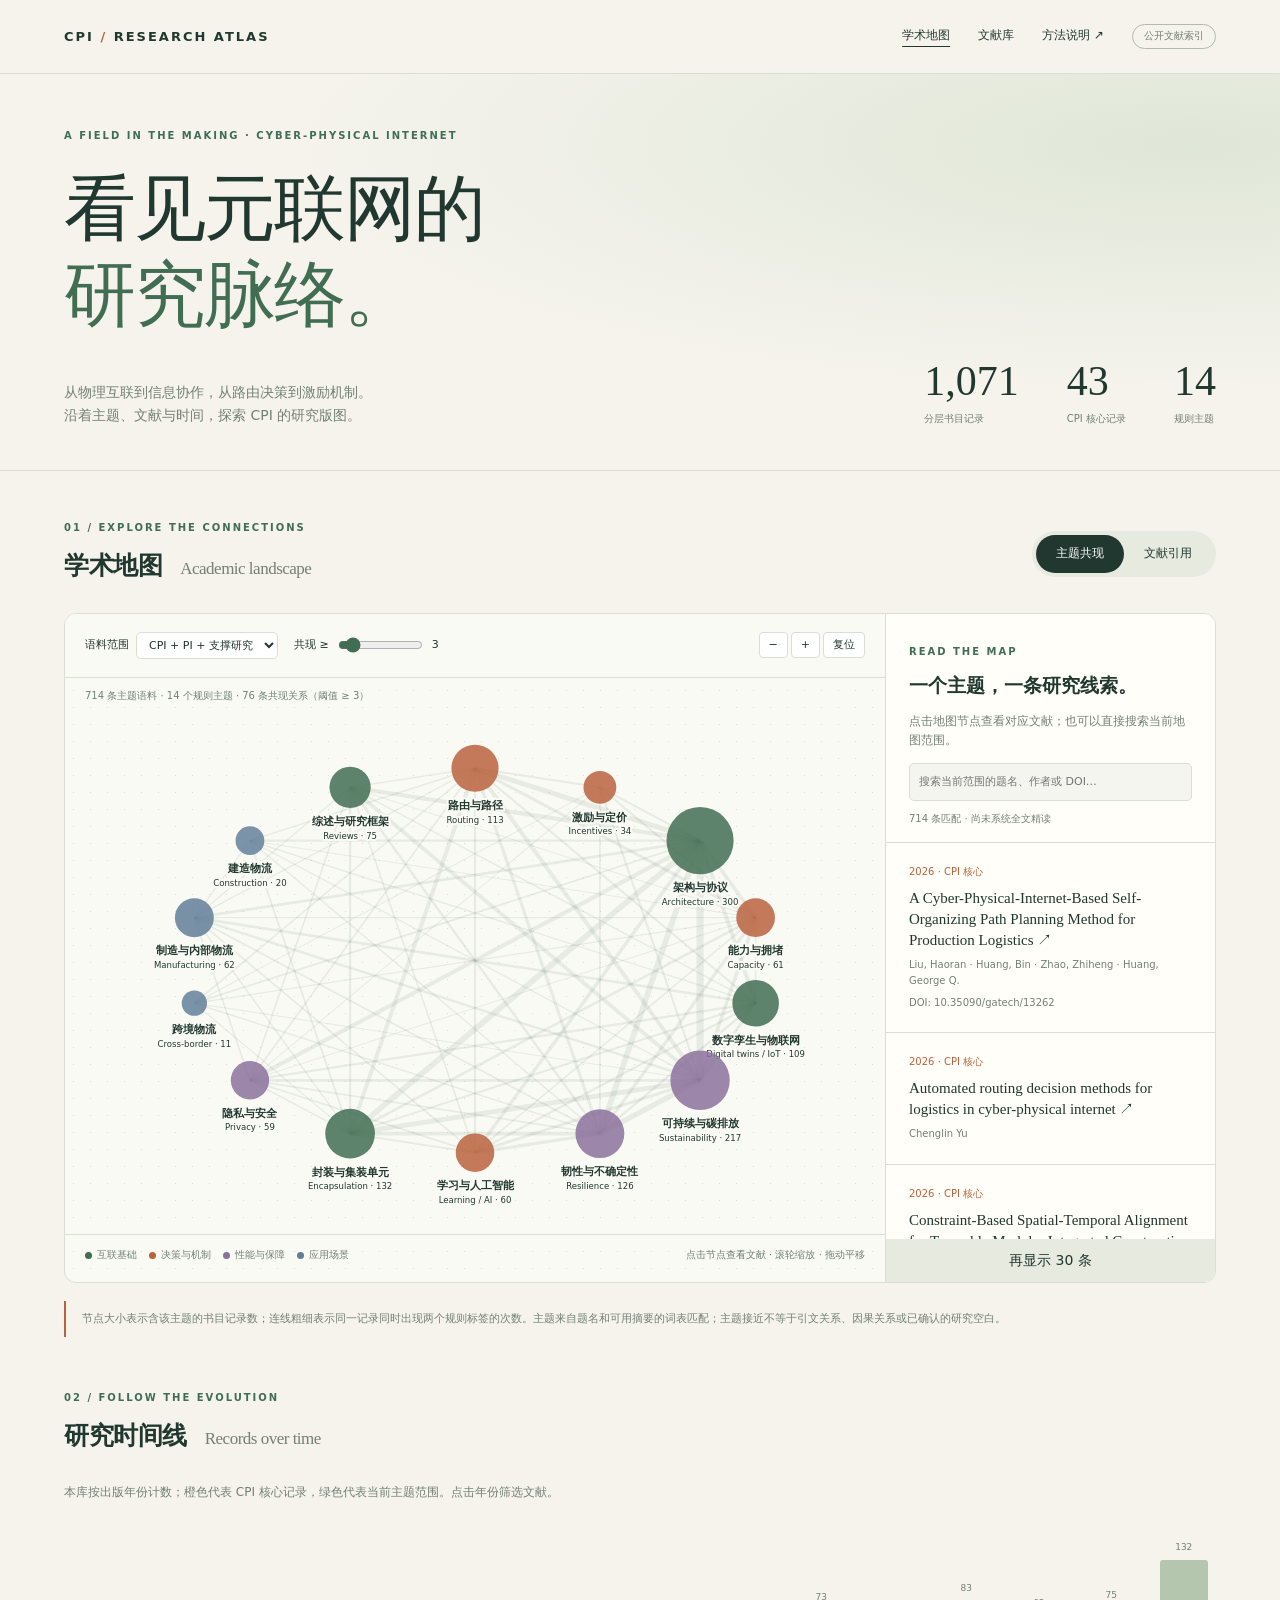
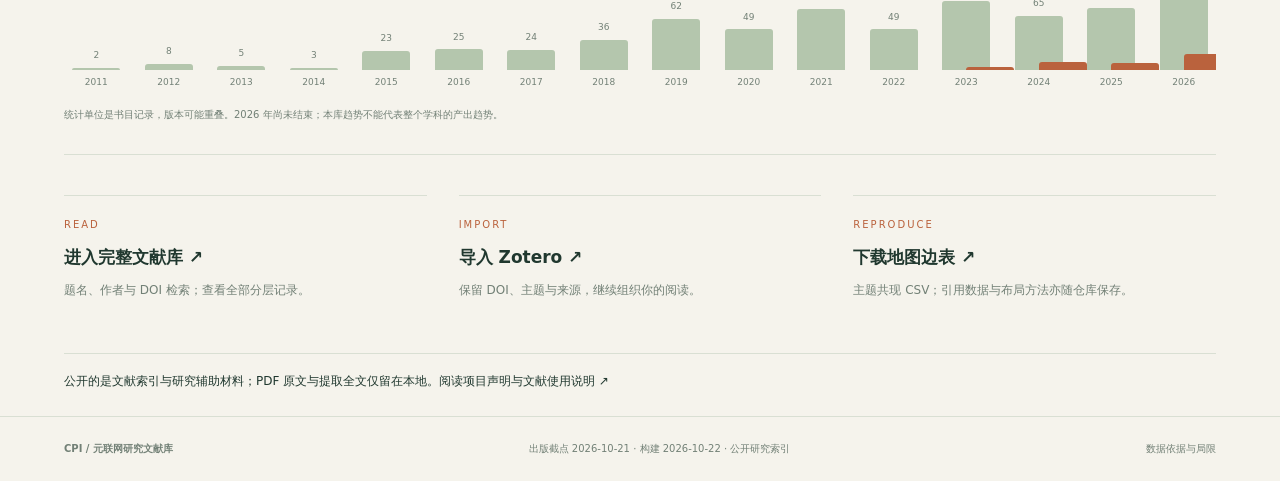
<file: map.html>
<!doctype html>
<html lang="zh-CN"><head><meta charset="utf-8"><meta name="viewport" content="width=device-width,initial-scale=1"><title>CPI Research Atlas · 元联网学术地图</title><link rel="stylesheet" href="atlas.css"></head>
<body><nav><a class="brand" href="map.html">CPI<span> / </span>RESEARCH ATLAS</a><div><a href="map.html" aria-current="page">学术地图</a><a href="index.html" data-library>文献库</a><a href="docs/academic-map.zh-CN.md">方法说明 ↗</a><span class="private">公开文献索引</span></div></nav>
<header><div class="eyebrow">A FIELD IN THE MAKING · CYBER-PHYSICAL INTERNET</div><h1>看见元联网的<br><em>研究脉络。</em></h1><div class="intro"><p>从物理互联到信息协作，从路由决策到激励机制。<br>沿着主题、文献与时间，探索 CPI 的研究版图。</p><div class="numbers"><div><strong id="n-library"></strong><span>分层书目记录</span></div><div><strong id="n-core"></strong><span>CPI 核心记录</span></div><div><strong>14</strong><span>规则主题</span></div></div></div></header>
<main><div class="section-heading"><div><span class="eyebrow">01 / EXPLORE THE CONNECTIONS</span><h2>学术地图 <span>Academic landscape</span></h2></div><div class="tabs" role="group" aria-label="地图类型"><button id="view-topics" class="active" aria-pressed="true">主题共现</button><button id="view-citations" aria-pressed="false">文献引用</button></div></div>
<div class="workspace"><section class="map-panel"><div class="controls"><label id="scope-control">语料范围 <select id="scope"><option value="broad">CPI + PI + 支撑研究</option><option value="core">CPI 核心与关联语境</option></select></label><label id="threshold-control">共现 ≥ <input type="range" id="threshold" min="1" max="20" value="3"><output id="threshold-value">3</output></label><div class="zoom"><button id="zoom-out" aria-label="缩小地图">−</button><button id="zoom-in" aria-label="放大地图">+</button><button id="reset" aria-label="重置地图">复位</button></div></div>
<div class="map-caption" id="map-caption" role="status" aria-live="polite"></div><svg id="network" viewBox="0 0 960 610" role="img" aria-label="可交互的 CPI 学术网络图"><defs><marker id="arrow" viewBox="0 0 10 10" refX="10" refY="5" markerWidth="4" markerHeight="4" orient="auto-start-reverse"><path d="M 0 0 L 10 5 L 0 10 z" fill="#87958b"/></marker></defs><g id="scene"></g></svg><div class="map-bottom"><div id="legend"></div><span>点击节点查看文献 · 滚轮缩放 · 拖动平移</span></div></section>
<aside><div class="aside-top"><span class="eyebrow" id="selection-label">READ THE MAP</span><h3 id="selection-title">一个主题，一条研究线索。</h3><p id="selection-note">选择一个节点，展开它所连接的原始文献。所有关系都可追溯至数据与规则。</p><input id="paper-search" aria-label="在地图文献中搜索" placeholder="搜索当前范围的题名、作者或 DOI…"><div id="paper-count" role="status" aria-live="polite"></div></div><div id="paper-list"></div><button id="papers-more" hidden>再显示 30 条</button></aside></div>
<div class="evidence-note" id="evidence-note"></div>
<section class="timeline-section"><div class="section-heading"><div><span class="eyebrow">02 / FOLLOW THE EVOLUTION</span><h2>研究时间线 <span>Records over time</span></h2></div><button id="clear-year" class="plain" hidden>清除年份筛选 ×</button></div><p>本库按出版年份计数；橙色代表 CPI 核心记录，绿色代表当前主题范围。点击年份筛选文献。</p><div id="timeline" role="group" aria-label="按年份浏览文献"></div><div class="timeline-note">统计单位是书目记录，版本可能重叠。2026 年尚未结束；本库趋势不能代表整个学科的产出趋势。</div></section>
<section class="entry-grid"><a href="index.html" data-library><span>READ</span><h3>进入完整文献库 ↗</h3><p>题名、作者与 DOI 检索；查看全部分层记录。</p></a><a href="data/processed/library.ris"><span>IMPORT</span><h3>导入 Zotero ↗</h3><p>保留 DOI、主题与来源，继续组织你的阅读。</p></a><a href="data/processed/topic_cooccurrence.csv"><span>REPRODUCE</span><h3>下载地图边表 ↗</h3><p>主题共现 CSV；引用数据与布局方法亦随仓库保存。</p></a></section></main>
<section style="margin:0 5vw 24px;border-top:1px solid #d9dfd3;padding-top:18px;font-size:12px">公开的是文献索引与研究辅助材料；PDF 原文与提取全文仅留在本地。<a href="DISCLAIMER.md">阅读项目声明与文献使用说明 ↗</a></section><footer><b>CPI / 元联网研究文献库</b><span>出版截点 2026-10-21 · 构建 2026-10-22 · 公开研究索引</span><a href="docs/academic-map.zh-CN.md">数据依据与局限</a></footer><script src="map-data.js"></script><script src="atlas.js"></script></body></html>
</file>
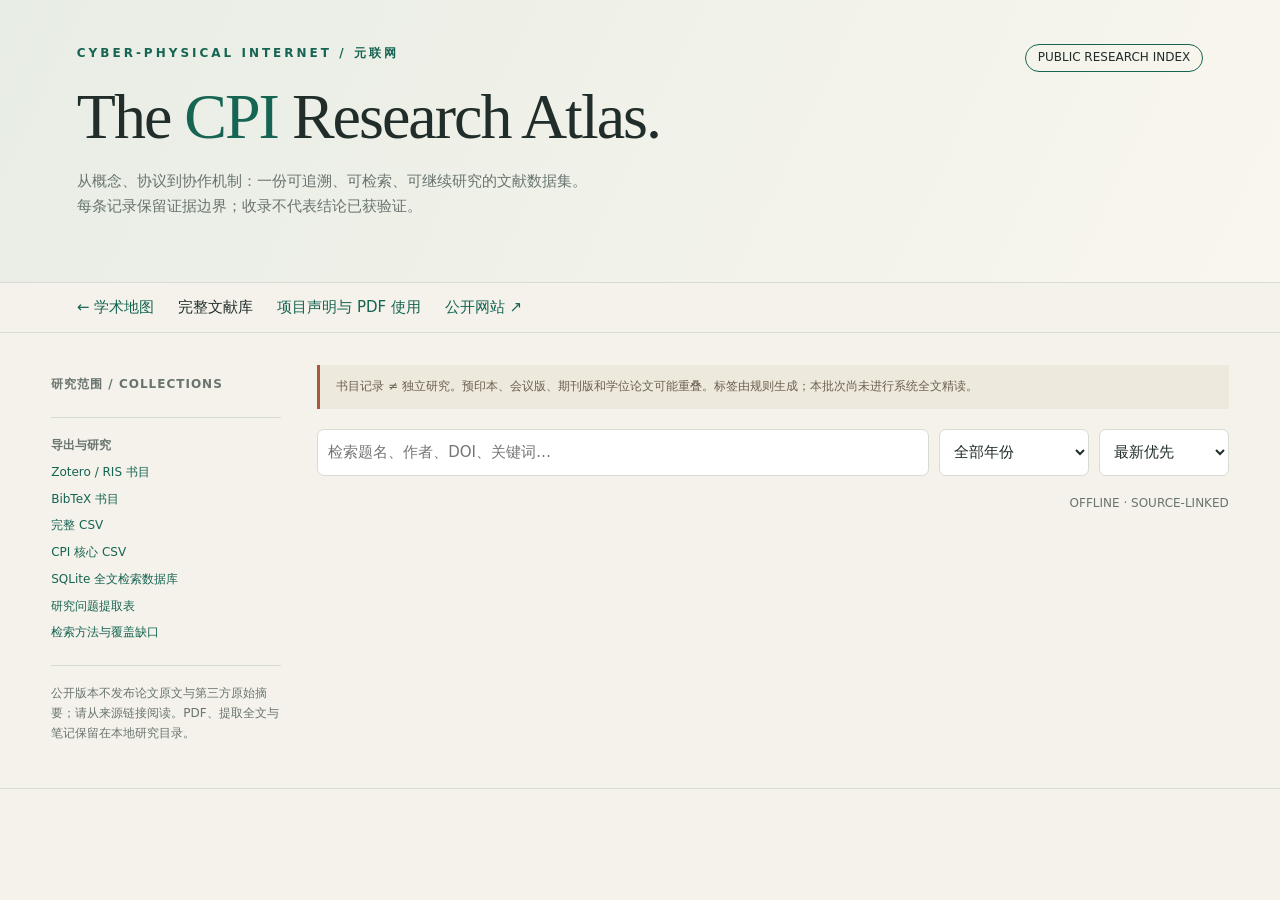
<file: scripts/browser.html>
<!doctype html>
<html lang="zh-CN"><head><meta charset="utf-8"><meta name="viewport" content="width=device-width,initial-scale=1"><title>CPI Research Atlas · 研究文献索引</title>
<style>
:root{--paper:#f4f2eb;--ink:#202d2a;--muted:#69746f;--line:#d8ddd3;--accent:#166452;--warm:#aa573e}*{box-sizing:border-box}body{margin:0;background:var(--paper);color:var(--ink);font:15px/1.65 system-ui,-apple-system,"Microsoft YaHei",sans-serif}a{color:var(--accent);text-decoration:none}a:hover{text-decoration:underline}header{padding:44px max(6vw,24px) 36px;border-bottom:1px solid var(--line);background:linear-gradient(115deg,#e8ede5,#f9f6ed)}.eyebrow{font-size:12px;letter-spacing:3px;color:var(--accent);font-weight:700}h1{font:clamp(36px,5vw,68px)/1.08 Georgia,serif;letter-spacing:-2px;margin:18px 0}h1 span{color:var(--accent)}header p{max-width:750px;color:var(--muted)}.private{float:right;border:1px solid var(--accent);border-radius:20px;padding:3px 12px;font-size:12px}.stats{display:flex;gap:36px;flex-wrap:wrap;margin-top:28px}.stat strong{display:block;font:32px Georgia,serif}.stat span{font-size:12px;color:var(--muted)}main{max-width:1450px;margin:auto;padding:32px max(4vw,20px);display:grid;grid-template-columns:230px 1fr;gap:36px}aside{align-self:start;position:sticky;top:22px}aside h2{font-size:12px;letter-spacing:1px;color:var(--muted);text-transform:uppercase}button,select,input{font:inherit;color:inherit}button{cursor:pointer}.scope{display:flex;width:100%;justify-content:space-between;border:0;background:none;border-radius:7px;text-align:left;padding:10px 12px;margin:3px 0}.scope.active{background:var(--ink);color:#fff}.scope span{opacity:.65;font-size:12px}.side-note{border-top:1px solid var(--line);padding-top:18px;margin-top:22px;color:var(--muted);font-size:12px}.downloads a{display:block;margin:7px 0}.toolbar{display:grid;grid-template-columns:1fr 150px 130px;gap:10px}input,select{border:1px solid var(--line);border-radius:7px;background:#fff;padding:10px;min-width:0}input:focus,select:focus,button:focus-visible{outline:2px solid var(--accent);outline-offset:2px}.resultline{display:flex;justify-content:space-between;margin:18px 0;color:var(--muted);font-size:12px}.record{border-top:1px solid var(--line);padding:22px 0}.meta{font-size:11px;letter-spacing:.5px;display:flex;gap:10px;align-items:center;flex-wrap:wrap;color:var(--muted)}.tier{color:var(--accent);font-weight:700}.record h2{font:22px/1.35 Georgia,"Microsoft YaHei",serif;margin:10px 0}.authors{color:var(--muted);font-size:12px}.tags{display:flex;gap:6px;flex-wrap:wrap;margin-top:12px}.tag{font-size:10px;padding:2px 7px;border:1px solid var(--line);border-radius:4px;color:var(--muted)}.actions{font-size:12px;margin-top:13px;display:flex;gap:18px;align-items:center;flex-wrap:wrap}.status{color:var(--warm)}details{margin-top:12px;font-size:13px}summary{cursor:pointer;color:var(--accent)}details p{color:var(--muted);max-width:90ch}.empty{padding:50px 0;color:var(--muted)}#more{padding:10px 26px;border:1px solid var(--ink);border-radius:5px;background:transparent;margin:20px 0}.legend{padding:12px 16px;border-left:3px solid var(--warm);background:#eee9dd;margin-bottom:20px;font-size:12px;color:#6b604f}footer{padding:30px 6vw;color:var(--muted);border-top:1px solid var(--line);font-size:12px}@media(max-width:850px){main{grid-template-columns:1fr}aside{position:static}.scopes{display:flex;flex-wrap:wrap}.scope{width:auto;gap:10px}.side-note{display:none}.toolbar{grid-template-columns:1fr 1fr}.toolbar input{grid-column:1/-1}.private{float:none;display:inline-block;margin-bottom:16px}h1{letter-spacing:-1px}.stats{gap:24px}}@media print{aside,.toolbar,#more{display:none}main{display:block}header{padding:20px}.record{break-inside:avoid}}
</style></head><body><header><span class="private">PUBLIC RESEARCH INDEX</span><div class="eyebrow">CYBER-PHYSICAL INTERNET / 元联网</div><h1>The <span>CPI</span> Research Atlas.</h1><p>从概念、协议到协作机制：一份可追溯、可检索、可继续研究的文献数据集。<br>每条记录保留证据边界；收录不代表结论已获验证。</p><div class="stats" id="stats"></div></header>
<div style="padding:12px 6vw;border-bottom:1px solid #d8ddd3;display:flex;gap:24px"><a href="map.html">← 学术地图</a><span>完整文献库</span><a href="DISCLAIMER.md">项目声明与 PDF 使用</a><a href="https://cpi-research-atlas.shentonyan.chatgpt.site">公开网站 ↗</a></div><main><aside><h2>研究范围 / Collections</h2><div class="scopes" id="scopes"></div><div class="side-note downloads"><b>导出与研究</b><a href="data/processed/library.ris">Zotero / RIS 书目</a><a href="data/processed/library.bib">BibTeX 书目</a><a href="data/processed/corpus.csv">完整 CSV</a><a href="data/processed/core_cpi.csv">CPI 核心 CSV</a><a href="data/processed/library.sqlite">SQLite 全文检索数据库</a><a href="data/processed/research_extraction_template.csv">研究问题提取表</a><a href="docs/methodology.zh-CN.md">检索方法与覆盖缺口</a></div><p class="side-note">公开版本不发布论文原文与第三方原始摘要；请从来源链接阅读。PDF、提取全文与笔记保留在本地研究目录。</p></aside><section><div class="legend">书目记录 ≠ 独立研究。预印本、会议版、期刊版和学位论文可能重叠。标签由规则生成；本批次尚未进行系统全文精读。</div><div class="toolbar"><input id="query" aria-label="搜索文献" placeholder="检索题名、作者、DOI、关键词…"><select id="year" aria-label="筛选年份"><option value="">全部年份</option></select><select id="sort" aria-label="排序"><option value="new">最新优先</option><option value="old">最早优先</option><option value="title">题名排序</option></select></div><div class="resultline"><span id="count" role="status" aria-live="polite"></span><span>OFFLINE · SOURCE-LINKED</span></div><div id="records"></div><button id="more" hidden>继续显示 60 条</button></section></main><footer id="footer"></footer>
<script type="application/json" id="dataset">__DATA_JSON__</script><script>
'use strict';
const data=JSON.parse(document.getElementById('dataset').textContent), records=data.records, stats=data.summary;
const names={core_cpi:'CPI 核心研究',cpi_context:'CPI 关联语境',physical_internet:'Physical Internet 基础',enabling_research:'支撑技术与方法',reference_context:'种子文献参考背景',terminology_history:'同名术语与历史',projects_news:'研究项目与动态',resource_portal:'资源与数据入口'};
let scope='core_cpi',limit=60;
const $=id=>document.getElementById(id),escape=s=>String(s??'').replace(/[&<>"']/g,c=>({'&':'&amp;','<':'&lt;','>':'&gt;','"':'&quot;',"'":'&#39;'}[c]));
const safeUrl=url=>{try{const u=new URL(url);return ['http:','https:'].includes(u.protocol)?escape(u.href):'#'}catch{return '#'}};
$('stats').innerHTML=[[stats.included_records,'收录记录'],[stats.tiers.core_cpi||0,'CPI 核心记录'],[stats.with_abstract,'公开原始摘要'],[stats.archived_original_pdfs,'已归档原始全文']].map(([n,t])=>`<div class="stat"><strong>${n}</strong><span>${t}</span></div>`).join('');
$('scopes').innerHTML=[['all','全部记录',records.length],...Object.entries(names).map(([k,v])=>[k,v,stats.tiers[k]||0])].map(([k,v,n])=>`<button class="scope ${k===scope?'active':''}" data-scope="${k}" aria-pressed="${k===scope}">${v}<span>${n}</span></button>`).join('');
[...new Set(records.map(r=>r.year).filter(Boolean))].sort((a,b)=>b-a).forEach(y=>{let o=document.createElement('option');o.value=y;o.textContent=y;$('year').appendChild(o)});
function render(){const q=$('query').value.trim().toLowerCase(),year=$('year').value,sort=$('sort').value;let result=records.filter(r=>(scope==='all'||r.tier===scope)&&(!year||String(r.year)===year)&&(!q||[r.title,...r.authors,r.abstract,r.doi,...r.tags,r.note_zh||''].join(' ').toLowerCase().includes(q)));result.sort((a,b)=>sort==='title'?a.title.localeCompare(b.title):sort==='old'?(a.year||0)-(b.year||0):(b.year||0)-(a.year||0));$('count').textContent=`${result.length} 条匹配 · 显示 ${Math.min(limit,result.length)} 条`;$('records').innerHTML=result.slice(0,limit).map(r=>`<article class="record"><div class="meta"><span class="tier">${escape(names[r.tier]||r.tier)}</span><span>${r.year||'年份待核'}</span><span>${escape(r.type)}</span></div><h2><a href="${safeUrl(r.url)}" target="_blank" rel="noopener noreferrer">${escape(r.title)}</a></h2><div class="authors">${escape(r.authors.join(' · ')||'作者信息待补充')}${r.journal?' / '+escape(r.journal):''}</div><div class="tags">${r.tags.map(t=>`<span class="tag">${escape(t.replaceAll('_',' '))}</span>`).join('')}</div><div class="actions"><a href="${safeUrl(r.url)}" target="_blank" rel="noopener noreferrer">原始来源 ↗</a>${r.doi?`<a href="https://doi.org/${encodeURI(r.doi).replaceAll('"','%22')}" target="_blank" rel="noopener noreferrer">DOI ↗</a>`:''}${r.local_pdf?`<a href="${escape(r.local_pdf)}">本地 PDF</a>`:''}<span class="status">未精读</span></div>${r.abstract?`<details><summary>摘要与来源信息</summary><p>${escape(r.abstract)}</p><p>元数据来源：${escape(r.source)} · ${escape(r.metadata_status)}<br>记录 ID：${r.id}</p></details>`:`<details><summary>来源信息 · 摘要见原始来源</summary><p>${escape(r.source)} · ${escape(r.metadata_status)}<br>记录 ID：${r.id}</p></details>`}${r.note_zh?`<p class="authors">编目说明：${escape(r.note_zh)}</p>`:''}</article>`).join('')||'<p class="empty">没有匹配记录。可扩大范围或调整关键词。</p>';$('more').hidden=result.length<=limit;}
$('scopes').addEventListener('click',e=>{let b=e.target.closest('button[data-scope]');if(!b)return;scope=b.dataset.scope;limit=60;document.querySelectorAll('.scope').forEach(x=>{x.classList.toggle('active',x===b);x.setAttribute('aria-pressed',String(x===b))});render()});
['query','year','sort'].forEach(id=>$(id).addEventListener(id==='query'?'input':'change',()=>{limit=60;render()}));$('more').addEventListener('click',()=>{limit+=60;render()});$('footer').textContent=`出版日期截止 ${stats.publication_cutoff} · 数据构建 ${stats.built_on} · 持续扩展的研究语料库，非穷尽性系统综述。`;render();
</script></body></html>
</file>
<file: atlas.css>
:root{--paper:#f5f3ec;--ink:#20382f;--mute:#728076;--line:#d9dfd3;--green:#416d53;--orange:#ba623d;--blue:#617e99;--purple:#8b709c}*{box-sizing:border-box}body{margin:0;background:var(--paper);color:var(--ink);font:14px/1.65 system-ui,-apple-system,"Microsoft YaHei",sans-serif}a{color:inherit;text-decoration:none}a:hover{color:var(--orange)}button,input,select{font:inherit;color:inherit}button{cursor:pointer}button:focus-visible,a:focus-visible,input:focus-visible,select:focus-visible,[tabindex]:focus-visible{outline:2px solid var(--orange);outline-offset:4px}nav{display:flex;align-items:center;justify-content:space-between;padding:24px 5vw;border-bottom:1px solid var(--line);gap:24px}.brand{font-size:13px;letter-spacing:2px;font-weight:800}.brand span{color:var(--orange)}nav>div{display:flex;align-items:center;gap:28px;font-size:12px}nav a[aria-current]{text-decoration:underline;text-underline-offset:7px}.private{font-size:10px;border:1px solid #afbcad;border-radius:30px;padding:3px 11px;color:var(--mute)}header{padding:54px 5vw 42px;position:relative;border-bottom:1px solid var(--line);background:radial-gradient(ellipse at 93% 18%,#dfe7d8 0,transparent 53%)}.eyebrow{font-size:10px;font-weight:700;letter-spacing:2px;color:var(--green)}h1{font:clamp(42px,5.6vw,82px)/1.2 Georgia,"Microsoft YaHei",serif;letter-spacing:-2px;margin:22px 0}h1 em{font-style:normal;color:var(--green)}.intro{display:flex;justify-content:space-between;align-items:end;gap:28px}.intro p{color:var(--mute);margin:0}.numbers{display:flex;gap:48px}.numbers strong{display:block;font:42px/1 Georgia,serif}.numbers span{font-size:10px;color:var(--mute);display:block;margin-top:9px}main{padding:44px 5vw 0;max-width:1800px;margin:auto}.section-heading{display:flex;align-items:center;justify-content:space-between;gap:20px;margin-bottom:20px}h2{font-size:25px;letter-spacing:-.5px;margin:7px 0}h2 span{font:17px Georgia,serif;color:var(--mute);padding-left:10px}.tabs{display:flex;background:#e7eadf;padding:4px;border-radius:30px}.tabs button{border:0;background:none;border-radius:30px;padding:9px 20px;font-size:12px}.tabs button.active{background:var(--ink);color:#fff}.workspace{display:grid;grid-template-columns:minmax(0,1fr) 330px;border:1px solid var(--line);border-radius:12px;overflow:hidden;background:#fafaf4}.map-panel{min-width:0;background:radial-gradient(circle,#dce1d6 .7px,transparent .9px);background-size:17px 17px}.controls{display:flex;flex-wrap:wrap;gap:16px;align-items:center;padding:18px 20px;background:#fafaf4;border-bottom:1px solid var(--line);font-size:11px}.controls label{display:flex;align-items:center;gap:7px}.controls select{max-width:210px;border:1px solid var(--line);padding:5px 8px;border-radius:5px;background:white;font-size:11px}.controls input{width:85px;accent-color:var(--green)}.zoom{margin-left:auto;display:flex;gap:3px}.zoom button{border:1px solid var(--line);border-radius:4px;background:white;padding:3px 9px}.map-caption{padding:10px 20px 0;color:var(--mute);font-size:10px}#network{width:100%;height:530px;display:block;touch-action:none}.map-bottom{padding:12px 20px;border-top:1px solid var(--line);display:flex;justify-content:space-between;gap:14px;color:var(--mute);font-size:10px}.legend-item{display:inline-flex;align-items:center;gap:5px;margin-right:12px}.legend-item i{width:7px;height:7px;border-radius:50%;display:inline-block}aside{border-left:1px solid var(--line);display:flex;flex-direction:column;height:668px;background:#fffef8}.aside-top{padding:25px 23px 14px;border-bottom:1px solid var(--line)}h3{font-size:19px;line-height:1.45;margin:10px 0}.aside-top p{color:var(--mute);font-size:12px}.aside-top input{width:100%;background:#f4f5ee;border:1px solid var(--line);border-radius:5px;padding:9px;font-size:11px}#paper-count{font-size:10px;color:var(--mute);margin-top:10px}#paper-list{overflow-y:auto;flex:1}.paper{padding:16px 23px;border-bottom:1px solid var(--line)}.paper small{font-size:10px;color:var(--orange)}.paper h4{font:15px/1.4 Georgia,"Microsoft YaHei",serif;margin:6px 0}.paper p{color:var(--mute);font-size:10px;margin:5px 0}.paper details{font-size:11px;color:var(--mute);margin-top:7px}.paper summary{cursor:pointer;color:var(--green)}#papers-more{background:#e7eadf;border:0;padding:10px}.empty{padding:20px;color:var(--mute)}.evidence-note{font-size:11px;color:var(--mute);border-left:2px solid var(--orange);padding:9px 16px;margin:18px 0 0;max-width:1200px}.timeline-section{padding:48px 0 30px;border-bottom:1px solid var(--line)}.timeline-section p{font-size:12px;color:var(--mute)}#timeline{display:flex;align-items:end;gap:8px;height:175px;padding-top:20px;overflow-x:auto}.year{flex:1;min-width:29px;height:100%;border:0;background:none;padding:0;display:flex;flex-direction:column;justify-content:end;align-items:center;gap:5px}.year .value{font-size:9px;color:var(--mute)}.year .bar{width:100%;max-width:48px;border-radius:3px 3px 0 0;background:#b4c6ad;position:relative;min-height:2px}.year .core-bar{position:absolute;bottom:0;background:var(--orange);width:100%;border-radius:3px 3px 0 0}.year .year-label{font-size:9px;color:var(--mute)}.year.active .bar{outline:2px solid var(--orange);outline-offset:3px}.timeline-note{margin-top:17px;font-size:10px;color:var(--mute)}.plain{border:1px solid var(--line);background:none;padding:5px 10px;border-radius:5px;font-size:11px}.entry-grid{display:grid;grid-template-columns:repeat(3,1fr);gap:32px;padding:40px 0}.entry-grid>a{border-top:1px solid var(--line);padding-top:16px}.entry-grid span{font-size:10px;letter-spacing:2px;color:var(--orange)}.entry-grid h3{font-size:17px}.entry-grid p{color:var(--mute);font-size:12px}footer{border-top:1px solid var(--line);padding:24px 5vw;display:flex;justify-content:space-between;gap:20px;font-size:10px;color:var(--mute)}.node{cursor:pointer}.node text{paint-order:stroke;stroke:#fafaf4;stroke-width:5px;stroke-linejoin:round;fill:var(--ink);pointer-events:none}.node circle{transition:opacity .15s}.node.dim{opacity:.2}.edge{stroke:#69876e;stroke-opacity:.13}.edge.highlight{stroke:#ba623d;stroke-opacity:.65}.node.selected circle{stroke:#ba623d;stroke-width:3}.citation-node circle{stroke:#fafaf4;stroke-width:1}.citation-node.selected circle{stroke:#ba623d;stroke-width:2}.citation-label{font:11px Georgia,serif;fill:var(--ink);paint-order:stroke;stroke:#fafaf4;stroke-width:4px}.paper.selected{background:#f1f2e7}[hidden]{display:none!important}@media(min-width:1500px){#network{height:600px}aside{height:738px}}@media(max-width:1100px){.workspace{grid-template-columns:minmax(0,1fr) 290px}.numbers{gap:28px}.map-bottom{flex-direction:column}.controls{gap:9px;padding:12px}.zoom{margin-left:0}}@media(max-width:780px){nav{align-items:start;padding:18px 5vw}nav>div{gap:13px;flex-wrap:wrap;justify-content:end}nav>div>a:nth-child(3),.private{display:none}.brand{max-width:140px;font-size:10px}header{padding-top:35px}h1{letter-spacing:-1px}.intro{display:block}.numbers{margin-top:25px;gap:35px}.numbers strong{font-size:31px}main{padding-top:28px}.section-heading{align-items:start;flex-direction:column}h2 span{font-size:13px}.workspace{grid-template-columns:1fr}#network{height:430px}aside{border-left:0;border-top:1px solid var(--line);height:460px}.controls{font-size:10px}.controls select{max-width:185px}.map-bottom{font-size:9px}.entry-grid{grid-template-columns:1fr;gap:18px}footer{flex-direction:column;gap:8px}.timeline-section{padding-top:30px}#timeline{gap:6px}}@media(prefers-reduced-motion:reduce){*{transition:none!important}}
</file>
